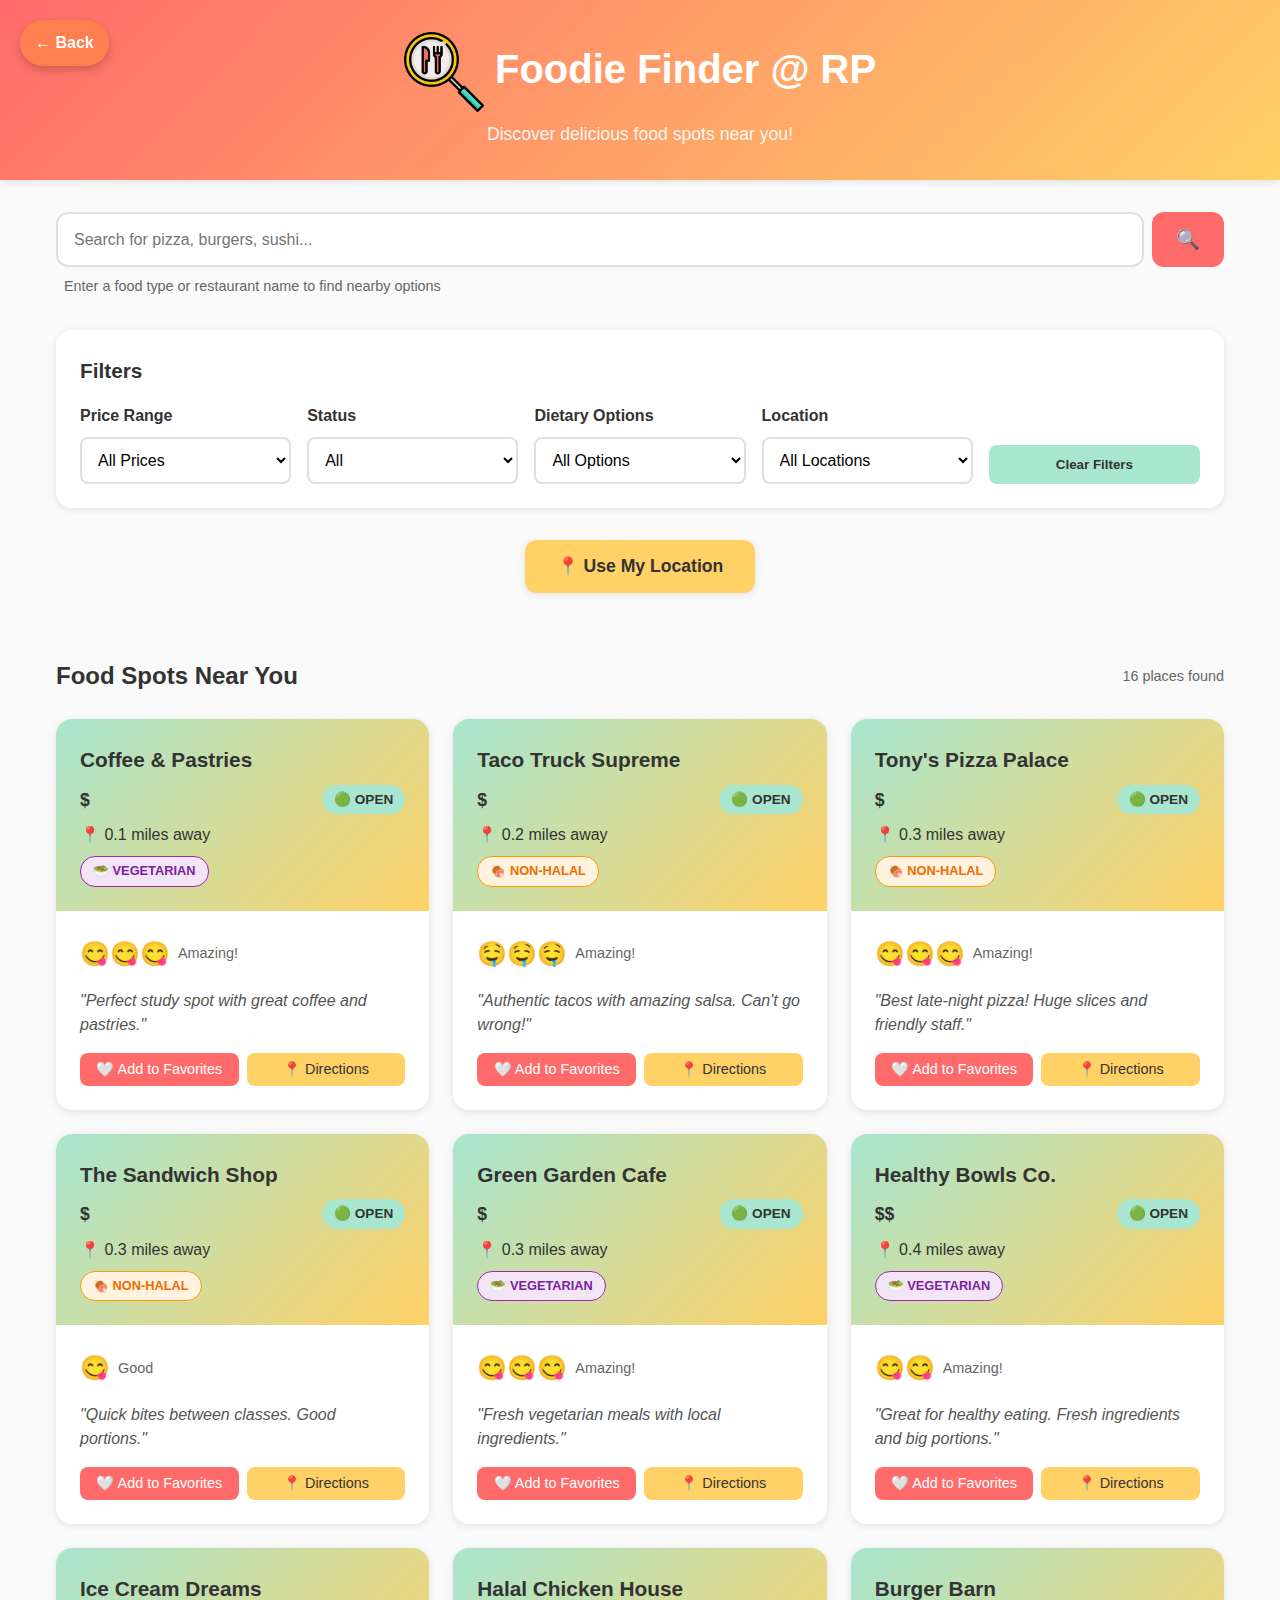
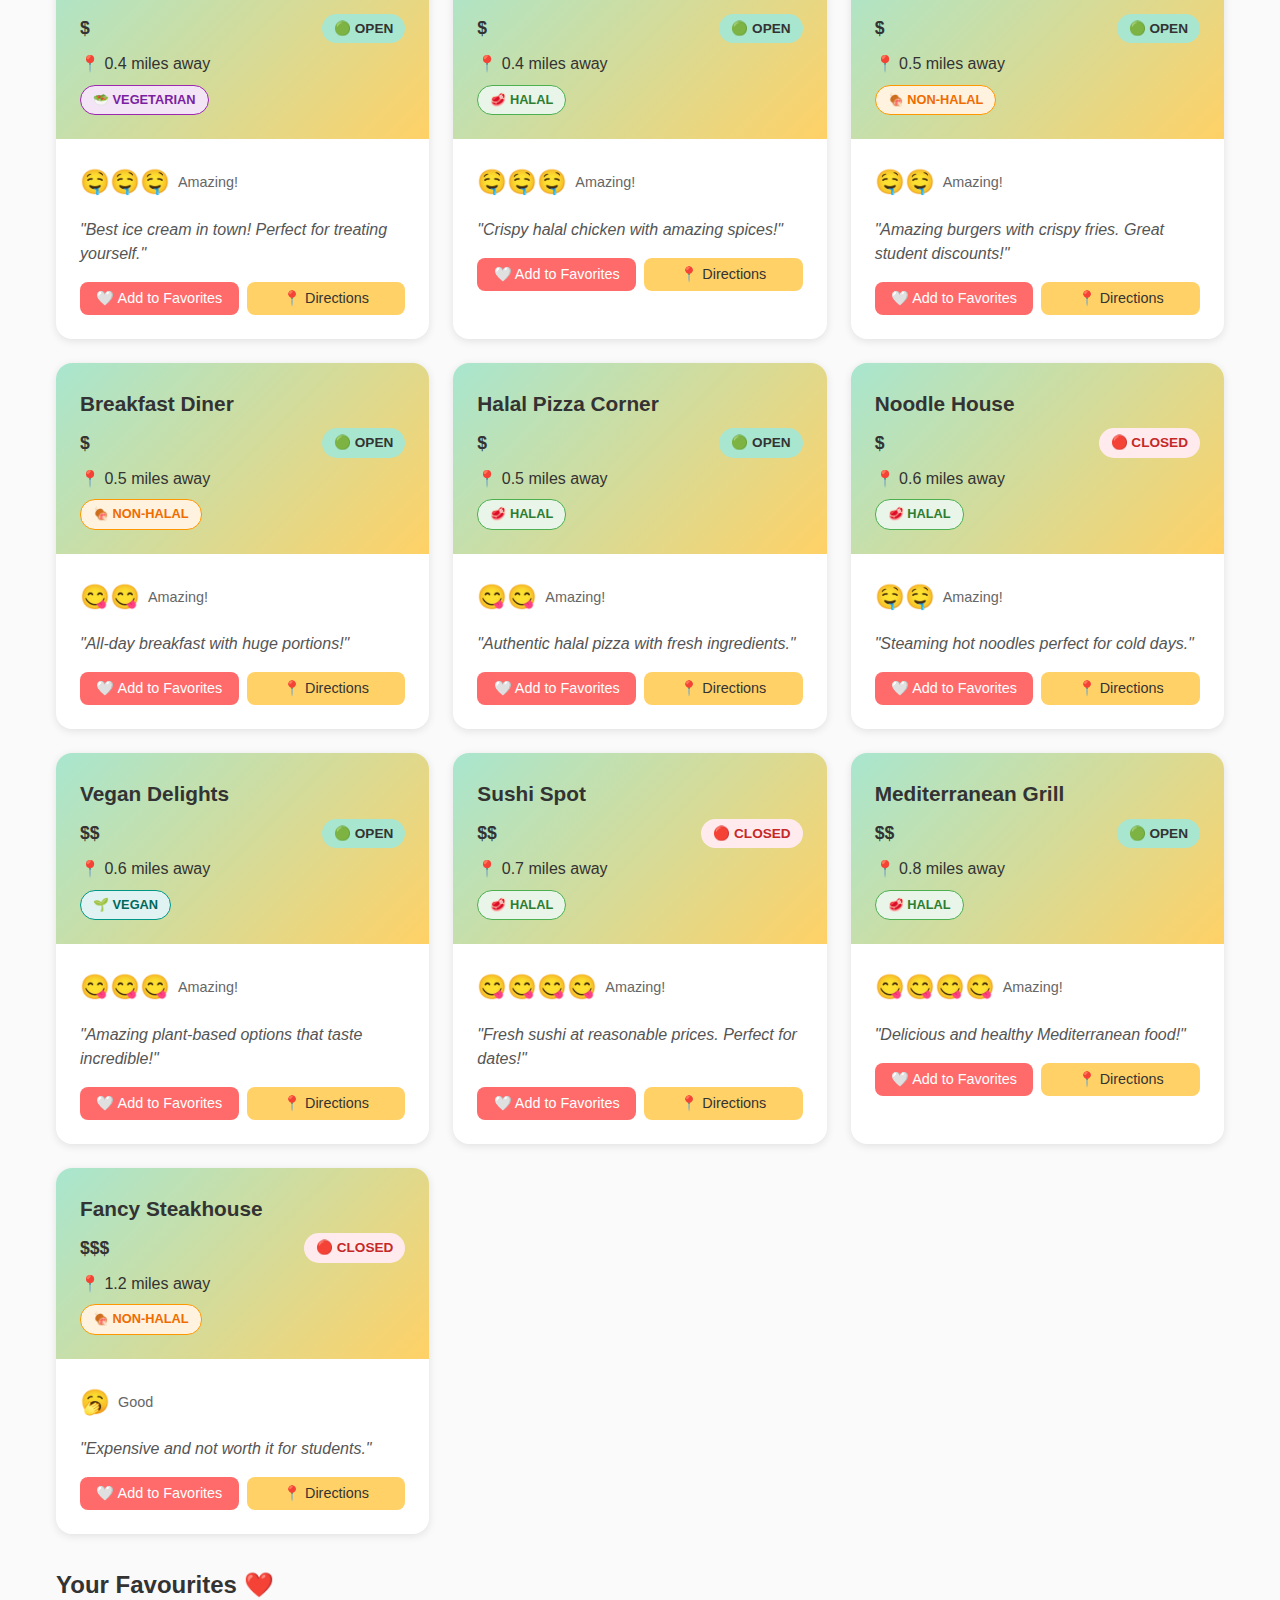
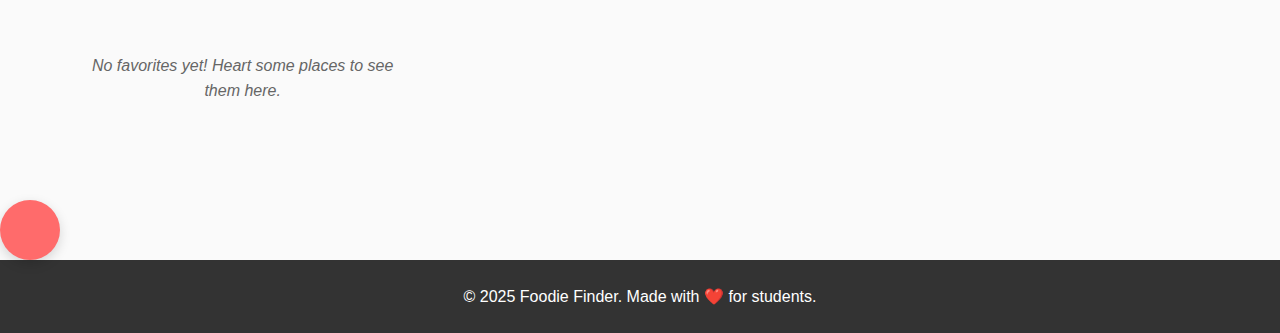
<file: index.html>
<!DOCTYPE html>
<html lang="en">
<head>
    <meta charset="UTF-8">
    <meta name="viewport" content="width=device-width, initial-scale=1.0">
    <title>Foodie Finder - Find Your Next Meal</title>
    <meta name="description" content="Find nearby food spots with student-friendly reviews and emoji ratings">
    <link rel="stylesheet" href="css/styles.css">
    <style>
        .share-btn {
            background-color: #4CAF50; /* Green */
            color: white;
            padding: 10px 15px;
            border: none;
            border-radius: 5px;
            cursor: pointer;
            font-size: 14px;
            margin-left: 5px;
        }

        .share-btn:hover {
            background-color: #adebdc; 
        }
    </style>
</head>
<body>
    <header class="header">
    <div class="container">
        <h1 class="logo">
            <img src="images/foodie-finder-logo.png" alt="Foodie Finder Logo" style="max-width: 80px; height: auto; vertical-align: middle;"> Foodie Finder @ RP
        </h1>
        <p class="tagline">Discover delicious food spots near you!</p>
    </div>
</header>

    <main class="main">
        <div class="container">
            <!-- Search Section -->
            <section class="search-section" aria-label="Search for food">
                <div class="search-container">
                    <label for="search-input" class="visually-hidden">Search for food type or restaurant</label>
                    <input 
                        type="text" 
                        id="search-input" 
                        class="search-input" 
                        placeholder="Search for pizza, burgers, sushi..." 
                        aria-describedby="search-help"
                    >
                    <button type="button" class="search-btn" aria-label="Search">
                        🔍
                    </button>
                </div>
                <div id="search-help" class="search-help">
                    Enter a food type or restaurant name to find nearby options
                </div>
            </section>

            <!-- Filter Section -->
            <section class="filter-section" aria-label="Filter options">
                <h2 class="filter-title">Filters</h2>
                <div class="filter-grid">
                    <div class="filter-group">
                        <label for="price-filter" class="filter-label">Price Range</label>
                        <select id="price-filter" class="filter-select">
                            <option value="">All Prices</option>
                            <option value="$">$ - Budget Friendly</option>
                            <option value="$$">$$ - Moderate</option>
                            <option value="$$$">$$$ - Expensive</option>
                        </select>
                    </div>
                    <div class="filter-group">
                        <label for="open-filter" class="filter-label">Status</label>
                        <select id="open-filter" class="filter-select">
                            <option value="">All</option>
                            <option value="open">Open Now</option>
                            <option value="closed">Closed</option>
                        </select>
                    </div>
                    <div class="filter-group">
                        <label for="halal-filter" class="filter-label">Dietary Options</label>
                        <select id="halal-filter" class="filter-select">
                            <option value="">All Options</option>
                            <option value="halal">🥩 Halal Only</option>
                            <option value="non-halal">🍖 Non-Halal</option>
                            <option value="vegetarian">🥗 Vegetarian</option>
                            <option value="vegan">🌱 Vegan</option>
                        </select>
                    </div>
                    <div class="filter-group">
                        <label for="location-filter" class="filter-label">Location</label>
                        <select id="location-filter" class="filter-select">
                            <option value="">All Locations</option>
                            <option value="food-paradise">Food Paradise @ North Canteen</option>
                            <option value="lawn-w6">Lawn @ W6</option> 
                            <option value="south-canteen">South Canteen</option>
                            <option value="rpc">Republic Polytechnic Centre (RPC)</option>
                            <option value="rp-resource-centre">RP Resource Centre</option>
                            <option value="trcc">The Republic Cultural Centre (TRCC)</option>
                            <option value="library">Library</option>
                        </select>
                    </div>
                    <button type="button" class="clear-filters-btn">Clear Filters</button>
                </div>
            </section>

            <!-- Location Section -->
            <section class="location-section">
                <button type="button" class="location-btn" id="get-location">
                    📍 Use My Location
                </button>
                <div class="location-status" id="location-status" aria-live="polite"></div>
            </section>

            <!-- Results Section -->
            <section class="results-section" aria-label="Search results">
                <div class="results-header">
                    <h2 class="results-title">Food Spots Near You</h2>
                    <div class="results-count" id="results-count" aria-live="polite"></div>
                </div>
                <div class="results-container" id="results-container" role="region" aria-live="polite">
                    <!-- Results will be dynamically inserted here -->
                    <!-- Example Stall -->
                    <div class="stall">
                        <h3 class="stall-name">Example Stall Name</h3>
                        <p class="stall-description">Delicious food options available here!</p>
                        <button class="share-link-btn share-btn" aria-label="Share link for Example Stall">🔗 Share Link</button>
                    </div>
                    <!-- Repeat similar structure for other stalls dynamically -->
                </div>
            </section>

            <!-- Favorites Section -->
            <section class="favorites-section" aria-label="Your favorites">
                <h2 class="favorites-title">Your Favourites ❤️</h2>
                <div class="favorites-container" id="favorites-container">
                    <!-- Favorites will be dynamically inserted here -->
                </div>
            </section>
        </div>
    </main>

    <!-- Chatbot -->
    <div id="chatbot-container">
        <div class="chatbot-toggle" id="chatbot-toggle" aria-label="Open chat assistant">
        </div>
        
        <div class="chatbot-popup" id="chatbot-popup">
            <div class="chatbot-header">
                <div class="chatbot-title">
                    <span class="chatbot-avatar">🤖</span>
                    <div>
                        <h3>Foodie Assistant</h3>
                        <p class="chatbot-status">Online • Ready to help!</p>
                    </div>
                </div>
                <button class="chatbot-close" id="chatbot-close" aria-label="Close chat">
                    ✕
                </button>
            </div>
            
            <div class="chatbot-messages" id="chatbot-messages">
                <div class="chatbot-message bot-message">
                    <div class="message-avatar">🤖</div>
                    <div class="message-content">
                        <p>Hi there! 👋 I'm your Foodie Assistant. I can help you with:</p>
                        <ul>
                            <li>🍕 Finding specific types of food</li>
                            <li>💰 Budget-friendly recommendations</li>
                            <li>🥩 Halal and dietary options</li>
                            <li>📍 Location-based suggestions</li>
                            <li>❤️ Managing your favorites</li>
                        </ul>
                        <p>What would you like to know?</p>
                    </div>
                </div>
            </div>
            
            <div class="chatbot-quick-actions">
                <button class="quick-action-btn" data-action="halal">🥩 Halal Food</button>
                <button class="quick-action-btn" data-action="budget">💰 Budget Options</button>
                <button class="quick-action-btn" data-action="open">🕒 Open Now</button>
                <button class="quick-action-btn" data-action="help">❓ Help</button>
            </div>
            
            <div class="chatbot-input-container">
                <input 
                    type="text" 
                    class="chatbot-input" 
                    id="chatbot-input" 
                    placeholder="Ask me anything about food..."
                    aria-label="Type your message"
                >
                <button class="chatbot-send" id="chatbot-send" aria-label="Send message">
                    📤
                </button>
            </div>
        </div>
    </div>

    <!-- Back to Home Button -->
<a href="https://rp-campask.onrender.com" style="
  position: fixed;
  top: 20px;
  left: 20px;
  background-color: #ff7f50;
  color: white;
  padding: 10px 15px;
  border-radius: 50px;
  font-size: 16px;
  text-decoration: none;
  font-weight: bold;
  box-shadow: 0 4px 10px rgba(0,0,0,0.2);
  z-index: 9999;
">
  ← Back
</a>

    <!-- Sharing Popup -->
    <div id="share-popup" style="display: none; position: fixed; top: 50%; left: 50%; transform: translate(-50%, -50%); background-color: #fff; padding: 20px; border: 1px solid #ccc; border-radius: 10px; box-shadow: 0 4px 10px rgba(0,0,0,0.2); width: 90%; max-width: 600px;">
        <h3 id="share-popup-title" style="text-align: center;">Share</h3>
        <div style="display: flex; justify-content: space-around; align-items: center; flex-wrap: wrap;">
            <a id="share-whatsapp" href="#" target="_blank" style="display: flex; flex-direction: column; align-items: center; margin: 10px; padding: 10px; background-color: #4CAF50; color: white; border: none; border-radius: 5px; text-align: center; text-decoration: none; width: 120px;">
                <img src="assets/whatsapp-logo.png" alt="WhatsApp" style="width: 40px; height: 40px; margin-bottom: 5px;">
                Share via WhatsApp
            </a>
            <a id="share-facebook" href="#" target="_blank" style="display: flex; flex-direction: column; align-items: center; margin: 10px; padding: 10px; background-color: #3b5998; color: white; border: none; border-radius: 5px; text-align: center; text-decoration: none; width: 120px;">
                <img src="assets/facebook-logo.png" alt="Facebook" style="width: 40px; height: 40px; margin-bottom: 5px;">
                Share via Facebook
            </a>
            <a id="share-twitter" href="#" target="_blank" style="display: flex; flex-direction: column; align-items: center; margin: 10px; padding: 10px; background-color: #1DA1F2; color: white; border: none; border-radius: 5px; text-align: center; text-decoration: none; width: 120px;">
                <img src="assets/twitter-logo.png" alt="Twitter" style="width: 40px; height: 40px; margin-bottom: 5px;">
                Share via Twitter
            </a>
            <a id="share-email" href="#" target="_blank" style="display: flex; flex-direction: column; align-items: center; margin: 10px; padding: 10px; background-color: #f44336; color: white; border: none; border-radius: 5px; text-align: center; text-decoration: none; width: 120px;">
                <img src="assets/email-logo.png" alt="Email" style="width: 40px; height: 40px; margin-bottom: 5px;">
                Share via Email
            </a>
        </div>
        <button onclick="document.getElementById('share-popup').style.display='none'" style="margin-top: 10px; padding: 10px; background-color: #f44336; color: white; border: none; border-radius: 5px; cursor: pointer; display: block; margin-left: auto; margin-right: auto;">Close</button>
    </div>

    <footer class="footer">
        <div class="container">
            <p>&copy; 2025 Foodie Finder. Made with ❤️ for students.</p>
        </div>
    </footer>

    <script src="js/app.js"></script>
    <script>
        document.addEventListener('DOMContentLoaded', () => {
            const shareButtons = document.querySelectorAll('.share-link-btn');

            shareButtons.forEach(button => {
                button.addEventListener('click', (event) => {
                    event.preventDefault(); // Prevent clipboard functionality

                    const stallName = event.target.closest('.stall').querySelector('.stall-name').textContent;
                    const currentUrl = window.location.href;
                    const shareOptions = [
                        { platform: 'WhatsApp', url: `https://wa.me/?text=Check out ${stallName} at ${currentUrl}` },
                        { platform: 'Facebook', url: `https://www.facebook.com/sharer/sharer.php?u=${currentUrl}` },
                        { platform: 'Twitter', url: `https://twitter.com/intent/tweet?text=Check out ${stallName} at ${currentUrl}` },
                        { platform: 'Email', url: `mailto:?subject=Check out ${stallName}&body=Visit this amazing stall at ${currentUrl}` }
                    ];

                    document.getElementById('share-popup-title').textContent = `Share ${stallName}`;
                    document.getElementById('share-whatsapp').setAttribute('href', shareOptions[0].url);
                    document.getElementById('share-facebook').setAttribute('href', shareOptions[1].url);
                    document.getElementById('share-twitter').setAttribute('href', shareOptions[2].url);
                    document.getElementById('share-email').setAttribute('href', shareOptions[3].url);

                    document.getElementById('share-popup').style.display = 'block';
                });
            });
        });
    </script>
     <script src="https://cdn.botpress.cloud/webchat/v3.0/inject.js"></script>
  <script src="https://files.bpcontent.cloud/2025/07/17/02/20250717020840-A8GM111F.js"></script>
</body>
</html>
</file>
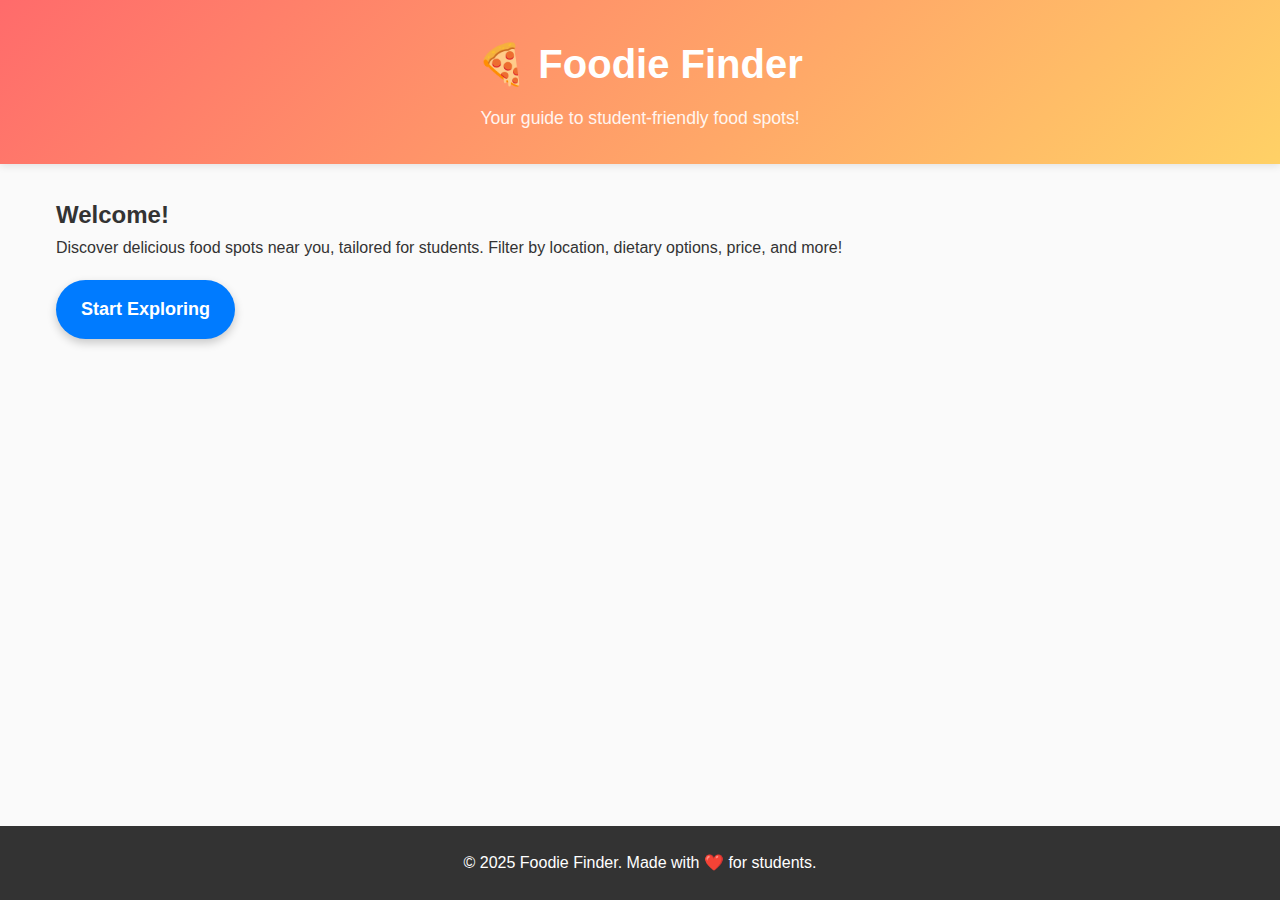
<file: home.html>
<!DOCTYPE html>
<html lang="en">
<head>
    <meta charset="UTF-8">
    <meta name="viewport" content="width=device-width, initial-scale=1.0">
    <title>Welcome to Foodie Finder</title>
    <meta name="description" content="Discover the best food spots for students">
    <link rel="stylesheet" href="css/styles.css">
</head>
<body>
    <header class="header">
        <div class="container">
            <h1 class="logo">🍕 Foodie Finder</h1>
            <p class="tagline">Your guide to student-friendly food spots!</p>
        </div>
    </header>

    <main class="main">
        <div class="container">
            <section class="intro-section">
                <h2>Welcome!</h2>
                <p>Discover delicious food spots near you, tailored for students. Filter by location, dietary options, price, and more!</p>
                <a href="index.html" class="start-btn" style="
                    display: inline-block;
                    margin-top: 20px;
                    padding: 15px 25px;
                    background-color: #007bff;
                    color: white;
                    text-decoration: none;
                    font-size: 18px;
                    border-radius: 50px;
                    font-weight: bold;
                    box-shadow: 0 4px 10px rgba(0,0,0,0.2);
                ">Start Exploring</a>
            </section>
        </div>
    </main>

    <footer class="footer">
        <div class="container">
            <p>&copy; 2025 Foodie Finder. Made with ❤️ for students.</p>
        </div>
    </footer>
</body>
</html>
</file>
<file: css/styles.css>
/* Reset and Base Styles */
* {
    margin: 0;
    padding: 0;
    box-sizing: border-box;
}

:root {
    --coral-red: #FF6B6B;
    --mint-green: #A8E6CF;
    --lemon-yellow: #FFD166;
    --off-white: #FAFAFA;
    --charcoal-gray: #333333;
    --white: #FFFFFF;
    --light-gray: #F5F5F5;
    --border-gray: #E0E0E0;
    --shadow: 0 2px 8px rgba(0, 0, 0, 0.1);
    --shadow-hover: 0 4px 12px rgba(0, 0, 0, 0.15);
}

body {
    font-family: -apple-system, BlinkMacSystemFont, 'Segoe UI', Roboto, Oxygen, Ubuntu, Cantarell, sans-serif;
    line-height: 1.6;
    color: var(--charcoal-gray);
    background-color: var(--off-white);
    min-height: 100vh;
    display: flex;
    flex-direction: column;
}

.container {
    max-width: 1200px;
    margin: 0 auto;
    padding: 0 1rem;
}

/* Accessibility */
.visually-hidden {
    position: absolute;
    width: 1px;
    height: 1px;
    padding: 0;
    margin: -1px;
    overflow: hidden;
    clip: rect(0, 0, 0, 0);
    white-space: nowrap;
    border: 0;
}

/* Focus styles for accessibility */
*:focus {
    outline: 3px solid var(--coral-red);
    outline-offset: 2px;
}

/* Header */
.header {
    background: linear-gradient(135deg, var(--coral-red), var(--lemon-yellow));
    color: var(--white);
    padding: 2rem 0;
    text-align: center;
    box-shadow: var(--shadow);
}

.logo {
    font-size: 2.5rem;
    font-weight: bold;
    margin-bottom: 0.5rem;
}

.tagline {
    font-size: 1.1rem;
    opacity: 0.9;
}

/* Main Content */
.main {
    flex: 1;
    padding: 2rem 0;
}

/* Search Section */
.search-section {
    margin-bottom: 2rem;
}

.search-container {
    display: flex;
    gap: 0.5rem;
    margin-bottom: 0.5rem;
}

.search-input {
    flex: 1;
    padding: 1rem;
    border: 2px solid var(--border-gray);
    border-radius: 12px;
    font-size: 1rem;
    transition: border-color 0.3s ease;
}

.search-input:focus {
    border-color: var(--coral-red);
}

.search-btn {
    padding: 1rem 1.5rem;
    background: var(--coral-red);
    color: var(--white);
    border: none;
    border-radius: 12px;
    font-size: 1.2rem;
    cursor: pointer;
    transition: background-color 0.3s ease, transform 0.2s ease;
    min-width: 60px;
}

.search-btn:hover {
    background: #ff5555;
    transform: translateY(-2px);
}

.search-help {
    font-size: 0.9rem;
    color: #666;
    margin-left: 0.5rem;
}

/* Filter Section */
.filter-section {
    background: var(--white);
    padding: 1.5rem;
    border-radius: 16px;
    box-shadow: var(--shadow);
    margin-bottom: 2rem;
}

.filter-title {
    font-size: 1.3rem;
    margin-bottom: 1rem;
    color: var(--charcoal-gray);
}

.filter-grid {
    display: grid;
    grid-template-columns: repeat(auto-fit, minmax(200px, 1fr));
    gap: 1rem;
    align-items: end;
}

.filter-group {
    display: flex;
    flex-direction: column;
    gap: 0.5rem;
}

.filter-label {
    font-weight: 600;
    color: var(--charcoal-gray);
}

.filter-select {
    padding: 0.75rem;
    border: 2px solid var(--border-gray);
    border-radius: 8px;
    font-size: 1rem;
    background: var(--white);
    cursor: pointer;
    transition: border-color 0.3s ease;
}

.filter-select:focus {
    border-color: var(--mint-green);
}

.clear-filters-btn {
    padding: 0.75rem 1.5rem;
    background: var(--mint-green);
    color: var(--charcoal-gray);
    border: none;
    border-radius: 8px;
    font-weight: 600;
    cursor: pointer;
    transition: background-color 0.3s ease, transform 0.2s ease;
    height: fit-content;
}

.clear-filters-btn:hover {
    background: #95d9bb;
    transform: translateY(-2px);
}

/* Location Section */
.location-section {
    text-align: center;
    margin-bottom: 2rem;
}

.location-btn {
    padding: 1rem 2rem;
    background: var(--lemon-yellow);
    color: var(--charcoal-gray);
    border: none;
    border-radius: 12px;
    font-size: 1.1rem;
    font-weight: 600;
    cursor: pointer;
    transition: background-color 0.3s ease, transform 0.2s ease;
    box-shadow: var(--shadow);
}

.location-btn:hover {
    background: #ffcd4a;
    transform: translateY(-2px);
}

.location-status {
    margin-top: 1rem;
    padding: 0.5rem;
    border-radius: 8px;
    font-weight: 500;
}

.location-status.success {
    background: var(--mint-green);
    color: var(--charcoal-gray);
}

.location-status.error {
    background: #ffebee;
    color: #c62828;
}

/* Results Section */
.results-section {
    margin-bottom: 2rem;
}

.results-header {
    display: flex;
    justify-content: space-between;
    align-items: center;
    margin-bottom: 1.5rem;
}

.results-title {
    font-size: 1.5rem;
    color: var(--charcoal-gray);
}

.results-count {
    font-size: 0.9rem;
    color: #666;
    font-weight: 500;
}

.results-container {
    display: grid;
    grid-template-columns: repeat(auto-fill, minmax(300px, 1fr));
    gap: 1.5rem;
}

/* Food Card */
.food-card {
    background: var(--white);
    border-radius: 16px;
    box-shadow: var(--shadow);
    overflow: hidden;
    transition: transform 0.3s ease, box-shadow 0.3s ease;
    position: relative;
}

.food-card:hover {
    transform: translateY(-4px);
    box-shadow: var(--shadow-hover);
}

.food-card-header {
    padding: 1.5rem;
    background: linear-gradient(135deg, var(--mint-green), var(--lemon-yellow));
}

.food-card-title {
    font-size: 1.3rem;
    font-weight: bold;
    color: var(--charcoal-gray);
    margin-bottom: 0.5rem;
}

.food-card-meta {
    display: flex;
    justify-content: space-between;
    align-items: center;
    margin-bottom: 0.5rem;
}

.price-level {
    font-size: 1.1rem;
    font-weight: 600;
    color: var(--charcoal-gray);
}

.open-status {
    padding: 0.25rem 0.75rem;
    border-radius: 20px;
    font-size: 0.85rem;
    font-weight: 600;
    text-transform: uppercase;
}

.open-status.open {
    background: var(--mint-green);
    color: var(--charcoal-gray);
}

.open-status.closed {
    background: #ffebee;
    color: #c62828;
}

.dietary-info {
    margin-top: 0.5rem;
}

.dietary-badge {
    display: inline-block;
    padding: 0.25rem 0.75rem;
    border-radius: 15px;
    font-size: 0.8rem;
    font-weight: 600;
    text-transform: uppercase;
}

.dietary-badge.halal {
    background: #e8f5e8;
    color: #2e7d32;
    border: 1px solid #4caf50;
}

.dietary-badge.non-halal {
    background: #fff3e0;
    color: #ef6c00;
    border: 1px solid #ff9800;
}

.dietary-badge.vegetarian {
    background: #f3e5f5;
    color: #7b1fa2;
    border: 1px solid #9c27b0;
}

.dietary-badge.vegan {
    background: #e0f2f1;
    color: #00695c;
    border: 1px solid #009688;
}

.food-card-body {
    padding: 1.5rem;
}

.emoji-rating {
    display: flex;
    align-items: center;
    gap: 0.5rem;
    margin-bottom: 1rem;
}

.emoji-rating .emoji {
    font-size: 1.5rem;
}

.rating-text {
    font-size: 0.9rem;
    color: #666;
}

.review-snippet {
    font-style: italic;
    color: #555;
    margin-bottom: 1rem;
    line-height: 1.5;
}

.food-card-actions {
    display: flex;
    gap: 0.5rem;
}

.favorite-btn {
    padding: 0.5rem 1rem;
    background: var(--coral-red);
    color: var(--white);
    border: none;
    border-radius: 8px;
    font-size: 0.9rem;
    cursor: pointer;
    transition: background-color 0.3s ease;
    flex: 1;
}

.favorite-btn:hover {
    background: #ff5555;
}

.favorite-btn.favorited {
    background: var(--mint-green);
    color: var(--charcoal-gray);
}

.directions-btn {
    padding: 0.5rem 1rem;
    background: var(--lemon-yellow);
    color: var(--charcoal-gray);
    border: none;
    border-radius: 8px;
    font-size: 0.9rem;
    cursor: pointer;
    transition: background-color 0.3s ease;
    flex: 1;
}

.directions-btn:hover {
    background: #ffcd4a;
}

/* Favorites Section */
.favorites-section {
    margin-bottom: 2rem;
}

.favorites-title {
    font-size: 1.5rem;
    color: var(--charcoal-gray);
    margin-bottom: 1rem;
}

.favorites-container {
    display: grid;
    grid-template-columns: repeat(auto-fill, minmax(300px, 1fr));
    gap: 1.5rem;
}

.no-favorites {
    text-align: center;
    padding: 2rem;
    color: #666;
    font-style: italic;
}

/* Footer */
.footer {
    background: var(--charcoal-gray);
    color: var(--white);
    padding: 1.5rem 0;
    text-align: center;
    margin-top: auto;
}

/* Loading State */
.loading {
    text-align: center;
    padding: 2rem;
    color: #666;
}

.loading::after {
    content: "...";
    animation: loading-dots 1.5s infinite;
}

@keyframes loading-dots {
    0%, 20% { content: ""; }
    40% { content: "."; }
    60% { content: ".."; }
    80%, 100% { content: "..."; }
}

/* Responsive Design */
@media (max-width: 768px) {
    .container {
        padding: 0 0.75rem;
    }
    
    .logo {
        font-size: 2rem;
    }
    
    .search-container {
        flex-direction: column;
    }
    
    .search-btn {
        width: 100%;
    }
    
    .filter-grid {
        grid-template-columns: 1fr;
    }
    
    .results-header {
        flex-direction: column;
        gap: 0.5rem;
        align-items: flex-start;
    }
    
    .results-container {
        grid-template-columns: 1fr;
    }
    
    .favorites-container {
        grid-template-columns: 1fr;
    }
    
    .food-card-actions {
        flex-direction: column;
    }
}

@media (max-width: 480px) {
    .main {
        padding: 1rem 0;
    }
    
    .filter-section {
        padding: 1rem;
    }
    
    .food-card-header {
        padding: 1rem;
    }
    
    .food-card-body {
        padding: 1rem;
    }
}

/* High contrast mode support */
@media (prefers-contrast: high) {
    :root {
        --coral-red: #d32f2f;
        --mint-green: #388e3c;
        --lemon-yellow: #f57c00;
        --charcoal-gray: #000000;
        --border-gray: #000000;
    }
    
    .search-input,
    .filter-select {
        border-width: 3px;
    }
}

/* Chatbot Styles */
.chatbot-container {
    position: fixed;
    bottom: 20px;
    right: 20px;
    z-index: 1000;
    font-family: inherit;
}

.chatbot-toggle {
    width: 60px;
    height: 60px;
    background: var(--coral-red);
    border-radius: 50%;
    display: flex;
    align-items: center;
    justify-content: center;
    cursor: pointer;
    box-shadow: var(--shadow-hover);
    transition: all 0.3s ease;
    position: relative;
    border: none;
    outline: none;
}

.chatbot-toggle:hover {
    background: #ff5555;
    transform: scale(1.1);
}

.chatbot-toggle:focus {
    outline: 3px solid var(--lemon-yellow);
    outline-offset: 2px;
}

.chatbot-icon {
    font-size: 1.5rem;
    color: var(--white);
}

.chatbot-notification {
    position: absolute;
    top: -5px;
    right: -5px;
    background: var(--lemon-yellow);
    color: var(--charcoal-gray);
    border-radius: 50%;
    width: 20px;
    height: 20px;
    font-size: 0.75rem;
    font-weight: bold;
    display: flex;
    align-items: center;
    justify-content: center;
    animation: pulse 2s infinite;
}

@keyframes pulse {
    0% { transform: scale(1); }
    50% { transform: scale(1.2); }
    100% { transform: scale(1); }
}

.chatbot-popup {
    position: absolute;
    bottom: 80px;
    right: 0;
    width: 350px;
    max-width: 90vw;
    height: 500px;
    background: var(--white);
    border-radius: 16px;
    box-shadow: var(--shadow-hover);
    display: none;
    flex-direction: column;
    overflow: hidden;
    border: 1px solid var(--border-gray);
}

.chatbot-popup.active {
    display: flex;
    animation: slideUp 0.3s ease;
}

@keyframes slideUp {
    from {
        opacity: 0;
        transform: translateY(20px);
    }
    to {
        opacity: 1;
        transform: translateY(0);
    }
}

.chatbot-header {
    background: linear-gradient(135deg, var(--mint-green), var(--lemon-yellow));
    padding: 1rem;
    display: flex;
    justify-content: space-between;
    align-items: center;
    color: var(--charcoal-gray);
}

.chatbot-title {
    display: flex;
    align-items: center;
    gap: 0.75rem;
}

.chatbot-avatar {
    font-size: 1.5rem;
}

.chatbot-title h3 {
    margin: 0;
    font-size: 1.1rem;
    font-weight: 600;
}

.chatbot-status {
    margin: 0;
    font-size: 0.8rem;
    opacity: 0.8;
}

.chatbot-close {
    background: none;
    border: none;
    font-size: 1.2rem;
    cursor: pointer;
    color: var(--charcoal-gray);
    padding: 0.25rem;
    border-radius: 4px;
    transition: background-color 0.2s ease;
}

.chatbot-close:hover {
    background: rgba(0, 0, 0, 0.1);
}

.chatbot-messages {
    flex: 1;
    overflow-y: auto;
    padding: 1rem;
    display: flex;
    flex-direction: column;
    gap: 1rem;
}

.chatbot-message {
    display: flex;
    gap: 0.5rem;
    align-items: flex-start;
}

.chatbot-message.user-message {
    flex-direction: row-reverse;
}

.message-avatar {
    font-size: 1.2rem;
    width: 32px;
    height: 32px;
    display: flex;
    align-items: center;
    justify-content: center;
    border-radius: 50%;
    flex-shrink: 0;
}

.bot-message .message-avatar {
    background: var(--mint-green);
}

.user-message .message-avatar {
    background: var(--coral-red);
}

.message-content {
    flex: 1;
    background: var(--light-gray);
    padding: 0.75rem;
    border-radius: 12px;
    max-width: 80%;
}

.user-message .message-content {
    background: var(--coral-red);
    color: var(--white);
}

.message-content p {
    margin: 0 0 0.5rem 0;
}

.message-content p:last-child {
    margin-bottom: 0;
}

.message-content ul {
    margin: 0.5rem 0;
    padding-left: 1.25rem;
}

.message-content li {
    margin-bottom: 0.25rem;
}

.chatbot-quick-actions {
    padding: 0.75rem;
    display: flex;
    flex-wrap: wrap;
    gap: 0.5rem;
    background: var(--off-white);
    border-top: 1px solid var(--border-gray);
}

.quick-action-btn {
    padding: 0.5rem 0.75rem;
    background: var(--white);
    border: 1px solid var(--border-gray);
    border-radius: 20px;
    font-size: 0.8rem;
    cursor: pointer;
    transition: all 0.2s ease;
    white-space: nowrap;
}

.quick-action-btn:hover {
    background: var(--mint-green);
    transform: translateY(-1px);
}

.chatbot-input-container {
    display: flex;
    gap: 0.5rem;
    padding: 1rem;
    background: var(--white);
    border-top: 1px solid var(--border-gray);
}

.chatbot-input {
    flex: 1;
    padding: 0.75rem;
    border: 1px solid var(--border-gray);
    border-radius: 20px;
    font-size: 0.9rem;
    outline: none;
    transition: border-color 0.3s ease;
}

.chatbot-input:focus {
    border-color: var(--coral-red);
}

.chatbot-send {
    padding: 0.75rem;
    background: var(--coral-red);
    color: var(--white);
    border: none;
    border-radius: 50%;
    cursor: pointer;
    font-size: 1rem;
    transition: background-color 0.3s ease;
    width: 44px;
    height: 44px;
    display: flex;
    align-items: center;
    justify-content: center;
}

.chatbot-send:hover {
    background: #ff5555;
}

.chatbot-send:disabled {
    background: #ccc;
    cursor: not-allowed;
}

/* Typing indicator */
.typing-indicator {
    display: flex;
    align-items: center;
    gap: 0.5rem;
    padding: 0.75rem;
    background: var(--light-gray);
    border-radius: 12px;
    max-width: 80%;
}

.typing-dots {
    display: flex;
    gap: 0.25rem;
}

.typing-dot {
    width: 6px;
    height: 6px;
    border-radius: 50%;
    background: var(--charcoal-gray);
    animation: typingDot 1.4s infinite;
}

.typing-dot:nth-child(2) {
    animation-delay: 0.2s;
}

.typing-dot:nth-child(3) {
    animation-delay: 0.4s;
}

@keyframes typingDot {
    0%, 60%, 100% {
        transform: scale(1);
        opacity: 0.5;
    }
    30% {
        transform: scale(1.3);
        opacity: 1;
    }
}

/* Mobile responsive */
@media (max-width: 768px) {
    .chatbot-popup {
        width: 300px;
        height: 450px;
        right: -10px;
    }
    
    .chatbot-container {
        bottom: 15px;
        right: 15px;
    }
    
    .chatbot-toggle {
        width: 55px;
        height: 55px;
    }
    
    .chatbot-icon {
        font-size: 1.3rem;
    }
}

@media (max-width: 480px) {
    .chatbot-popup {
        width: calc(100vw - 30px);
        height: 400px;
        right: -15px;
    }
    
    .quick-action-btn {
        font-size: 0.75rem;
        padding: 0.4rem 0.6rem;
    }
}
</file>
